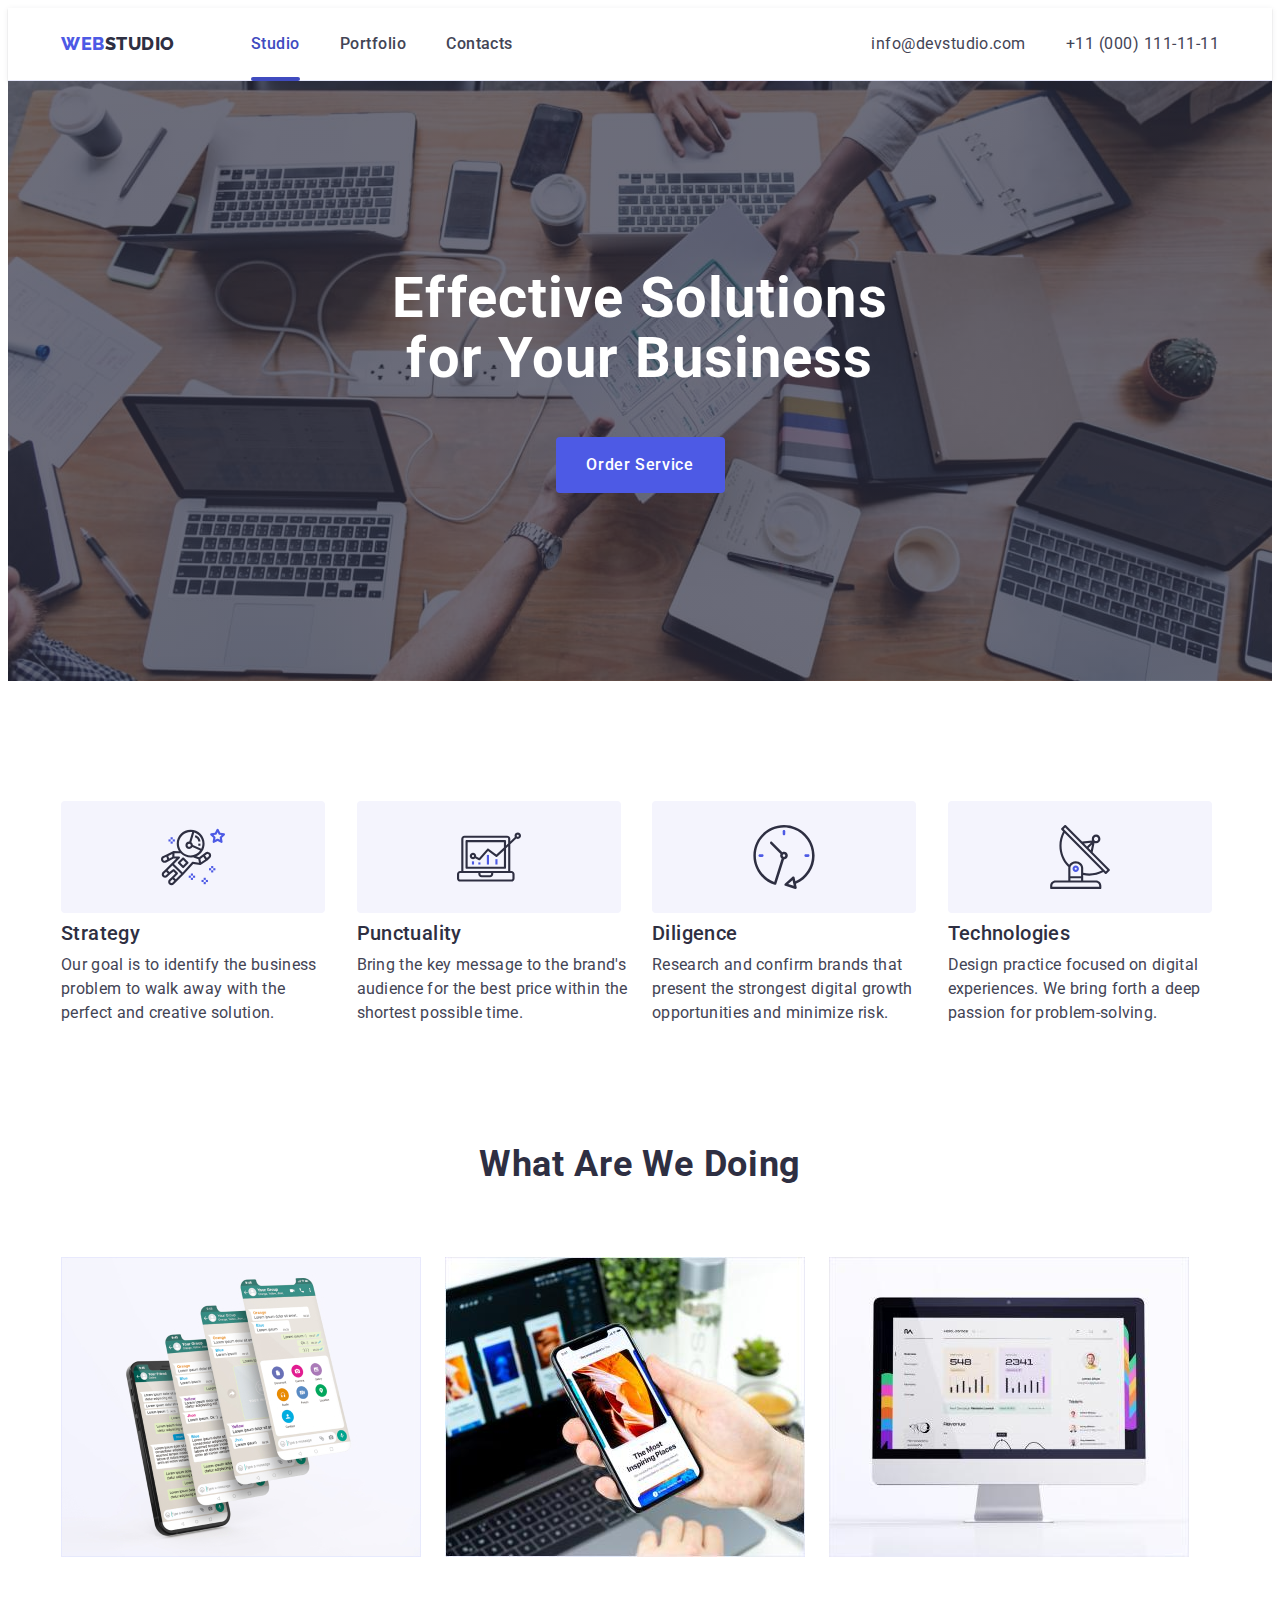
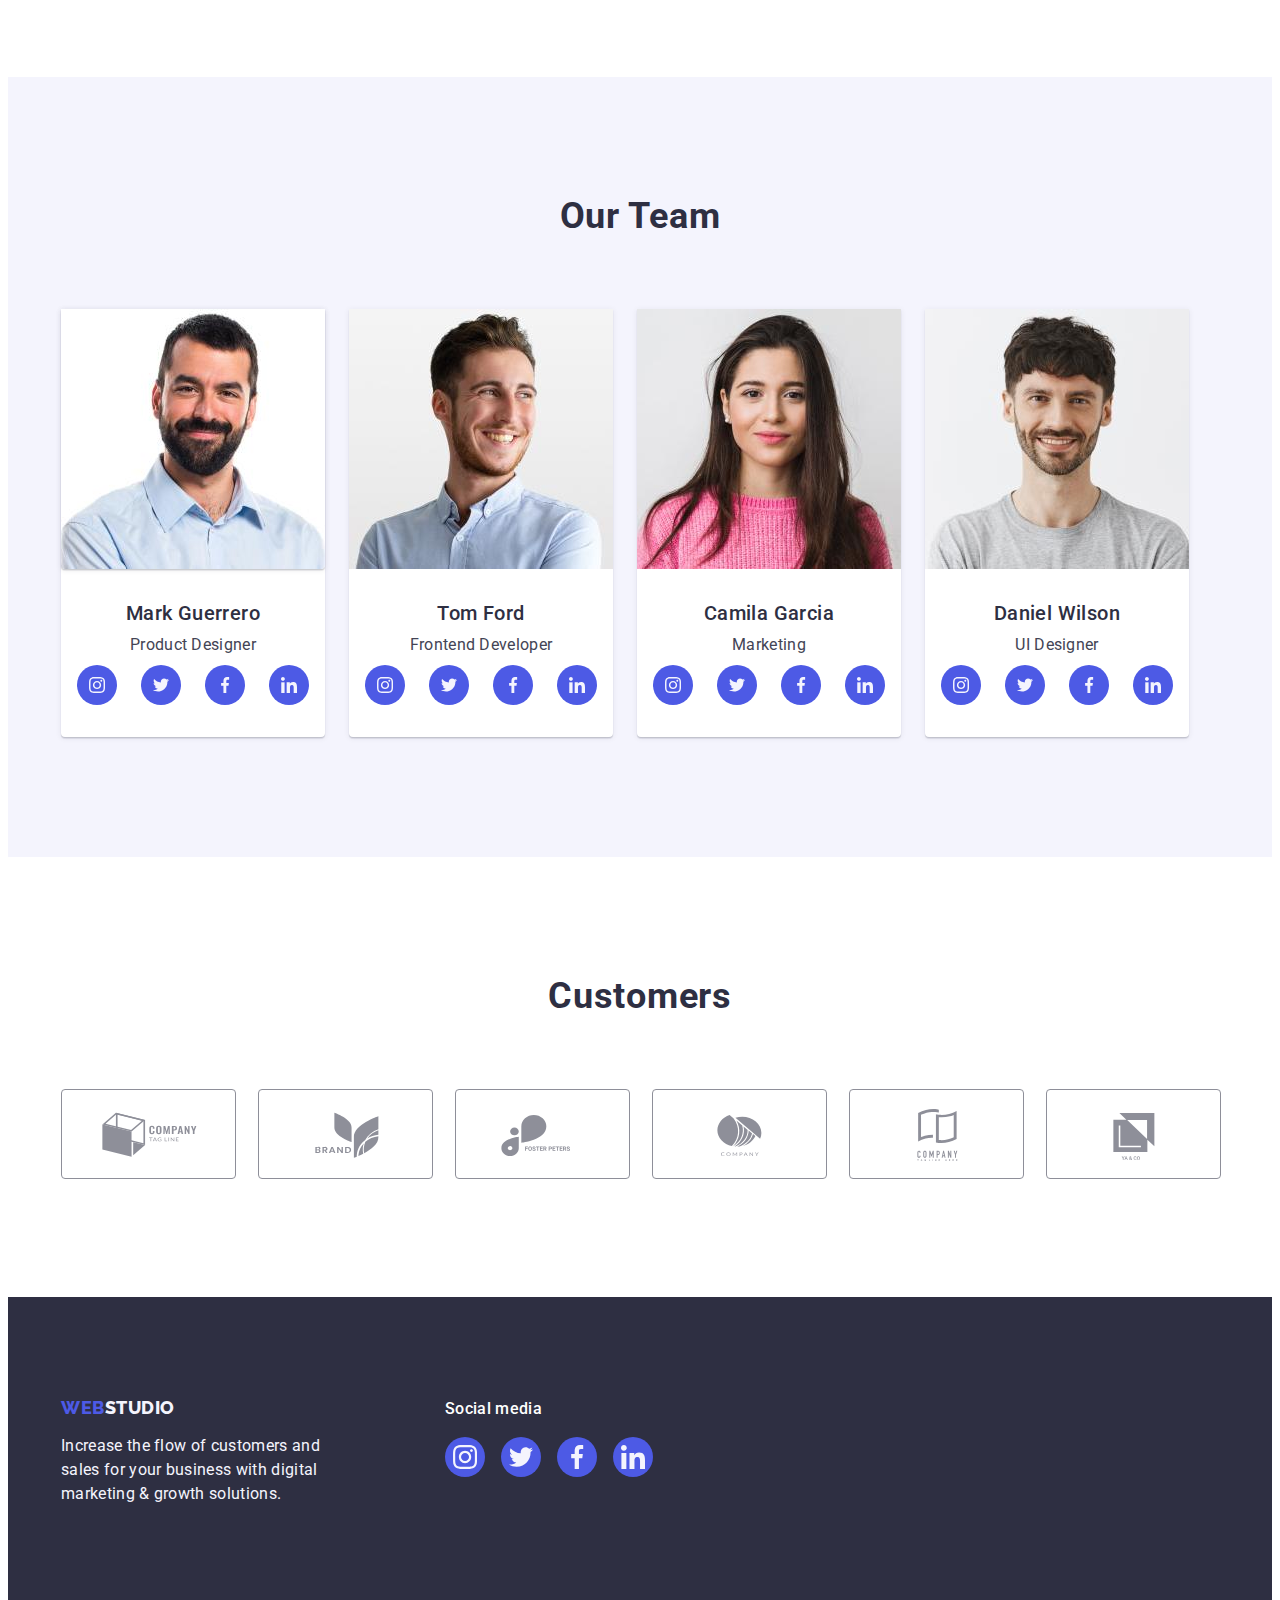
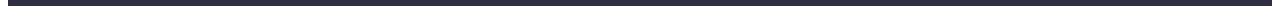
<file: index.html>
<!DOCTYPE html>
<html lang="en">
  <head>
    <meta charset="UTF-8" />
    <meta name="viewport" content="width=device-width, initial-scale=1.0" />
    <link rel="preconnect" href="https://fonts.googleapis.com" />
    <link rel="preconnect" href="https://fonts.gstatic.com" crossorigin />
    <link
      href="https://fonts.googleapis.com/css2?family=Raleway:wght@800&family=Roboto:wght@400;500;700&display=swap"
      rel="stylesheet"
    />
    <link
      rel="stylesheet"
      href="https://cdnjs.cloudflare.com/ajax/libs/modern-normalize/2.0.0/modern-normalize.min.css"
      integrity="sha512-4xo8blKMVCiXpTaLzQSLSw3KFOVPWhm/TRtuPVc4WG6kUgjH6J03IBuG7JZPkcWMxJ5huwaBpOpnwYElP/m6wg=="
      crossorigin="anonymous"
      referrerpolicy="no-referrer"
    />
    <link rel="stylesheet" href="./css/style.css" />
    <title>Web-Studio</title>
  </head>
  <body>
    <header class="header">
      <div class="container header-container">
        <nav class="list header-navigation">
          <a class="logo link" href="./index.html"
            >Web<span class="studio">Studio</span></a
          >
          <ul class="list list-header">
            <li class="list-header-item">
              <a class="header-link active-studio link" href="./index.html"
                >Studio</a
              >
            </li>
            <li class="list-header-item">
              <a class="header-link link" href="./portfolio.html">Portfolio</a>
            </li>
            <li class="list-header-item">
              <a class="header-link link" href="">Contacts</a>
            </li>
          </ul>
        </nav>

        <address>
          <ul class="list header-contacts-list">
            <li class="header-contacts-item">
              <a class="header-contacts link" href="mailto:info@devstudio.com"
                >info@devstudio.com</a
              >
            </li>
            <li class="header-contacts-item">
              <a class="header-contacts link" href="tel:+110001111111"
                >+11 (000) 111-11-11</a
              >
            </li>
          </ul>
        </address>
      </div>
    </header>

    <main>
      <section class="hero">
        <div class="container">
          <h1 class="hero-title">Effective Solutions for Your Business</h1>

          <button class="hero-btn" type="button" data-modal-open>
            Order Service
          </button>
        </div>
      </section>

      <section class="studio">
        <div class="container">
          <h2 class="visually-hidden" id="Studio">Studio</h2>
          <ul class="list container-studio">
            <li class="studio-menu-item">
              <div class="icon-sudio">
                <svg class="icon-svg" width="64" height="64">
                  <use href="./images/icons.svg#icon-astronaut"></use>
                </svg>
              </div>
              <h3 class="studio-subtitle">Strategy</h3>
              <p class="studio-text">
                Our goal is to identify the business problem to walk away with
                the perfect and creative solution.
              </p>
            </li>
            <li class="studio-menu-item">
              <div class="icon-sudio">
                <svg class="icon-svg" width="64" height="64">
                  <use href="./images/icons.svg#icon-diagram"></use>
                </svg>
              </div>
              <h3 class="studio-subtitle">Punctuality</h3>
              <p class="studio-text">
                Bring the key message to the brand's audience for the best price
                within the shortest possible time.
              </p>
            </li>
            <li class="studio-menu-item">
              <div class="icon-sudio">
                <svg class="icon-svg" width="64" height="64">
                  <use href="./images/icons.svg#icon-clock"></use>
                </svg>
              </div>
              <h3 class="studio-subtitle">Diligence</h3>
              <p class="studio-text">
                Research and confirm brands that present the strongest digital
                growth opportunities and minimize risk.
              </p>
            </li>
            <li class="studio-menu-item">
              <div class="icon-sudio">
                <svg class="icon-svg" width="64" height="64">
                  <use href="./images/icons.svg#icon-antenna"></use>
                </svg>
              </div>
              <h3 class="studio-subtitle">Technologies</h3>
              <p class="studio-text">
                Design practice focused on digital experiences. We bring forth a
                deep passion for problem-solving.
              </p>
            </li>
          </ul>
        </div>
      </section>

      <section class="whatdoes">
        <div class="container">
          <h2 class="whatdoes-title">What are we doing</h2>
          <ul class="list container-whatdoes">
            <li class="whatdoes-menu-item">
              <img
                src="./images/Rectangle1.jpg"
                alt="Drawing Portfolio 1"
                width="360"
                height="300"
              />
            </li>
            <li class="whatdoes-menu-item">
              <img
                src="./images/Rectangle2.jpg"
                alt="Drawing Portfolio 2"
                width="360"
                height="300"
              />
            </li>
            <li class="whatdoes-menu-item">
              <img
                src="./images/Rectangle3.jpg"
                alt="Drawing Portfolio 3"
                width="360"
                height="300"
              />
            </li>
          </ul>
        </div>
      </section>

      <section class="ourteam">
        <div class="container">
          <h2 class="ourteam-title">Our Team</h2>
          <ul class="list container-ourteam">
            <li class="ourteam-meny-item">
              <img
                src="./images/Mark.jpg"
                alt="foto Mark"
                width="264"
                class="ourteam-meny-item"
                height="260"
              />
              <div class="ourteam-position">
                <h3 class="ourteam-subtitle">Mark Guerrero</h3>
                <p class="ourteam-text">Product Designer</p>
                <ul class="list soc-link-list">
                  <li class="soc-link-item">
                    <a href="" class="link soc-link">
                      <svg class="icon-svg" width="16" height="16">
                        <use href="./images/icons.svg#icon-instagram"></use>
                      </svg>
                    </a>
                  </li>
                  <li class="soc-link-item">
                    <a href="" class="link soc-link">
                      <svg class="icon-svg" width="16" height="16">
                        <use href="./images/icons.svg#icon-twitter"></use>
                      </svg>
                    </a>
                  </li>
                  <li class="soc-link-item">
                    <a href="" class="link soc-link">
                      <svg class="icon-svg" width="16" height="16">
                        <use href="./images/icons.svg#icon-facebook"></use>
                      </svg>
                    </a>
                  </li>
                  <li class="soc-link-item">
                    <a href="" class="link soc-link">
                      <svg class="icon-svg" width="16" height="16">
                        <use href="./images/icons.svg#icon-linkedin"></use>
                      </svg>
                    </a>
                  </li>
                </ul>
              </div>
            </li>
            <li class="ourteam-meny-item">
              <img
                src="./images/Tom.jpg"
                alt="foto Tom"
                width="264"
                height="260"
              />
              <div class="ourteam-position">
                <h3 class="ourteam-subtitle">Tom Ford</h3>
                <p class="ourteam-text">Frontend Developer</p>
                <ul class="list soc-link-list">
                  <li class="soc-link-item">
                    <a href="" class="link soc-link">
                      <svg class="icon-svg" width="16" height="16">
                        <use href="./images/icons.svg#icon-instagram"></use>
                      </svg>
                    </a>
                  </li>
                  <li class="soc-link-item">
                    <a href="" class="link soc-link">
                      <svg class="icon-svg" width="16" height="16">
                        <use href="./images/icons.svg#icon-twitter"></use>
                      </svg>
                    </a>
                  </li>
                  <li class="soc-link-item">
                    <a href="" class="link soc-link">
                      <svg class="icon-svg" width="16" height="16">
                        <use href="./images/icons.svg#icon-facebook"></use>
                      </svg>
                    </a>
                  </li>
                  <li class="soc-link-item">
                    <a href="" class="link soc-link">
                      <svg class="icon-svg" width="16" height="16">
                        <use href="./images/icons.svg#icon-linkedin"></use>
                      </svg>
                    </a>
                  </li>
                </ul>
              </div>
            </li>
            <li class="ourteam-meny-item">
              <img
                src="./images/Camila.jpg"
                alt="foto Camila"
                width="264"
                height="260"
              />
              <div class="ourteam-position">
                <h3 class="ourteam-subtitle">Camila Garcia</h3>
                <p class="ourteam-text">Marketing</p>
                <ul class="list soc-link-list">
                  <li class="soc-link-item">
                    <a href="" class="link soc-link">
                      <svg class="icon-svg" width="16" height="16">
                        <use href="./images/icons.svg#icon-instagram"></use>
                      </svg>
                    </a>
                  </li>
                  <li class="soc-link-item">
                    <a href="" class="link soc-link">
                      <svg class="icon-svg" width="16" height="16">
                        <use href="./images/icons.svg#icon-twitter"></use>
                      </svg>
                    </a>
                  </li>
                  <li class="soc-link-item">
                    <a href="" class="link soc-link">
                      <svg class="icon-svg" width="16" height="16">
                        <use href="./images/icons.svg#icon-facebook"></use>
                      </svg>
                    </a>
                  </li>
                  <li class="soc-link-item">
                    <a href="" class="link soc-link">
                      <svg class="icon-svg" width="16" height="16">
                        <use href="./images/icons.svg#icon-linkedin"></use>
                      </svg>
                    </a>
                  </li>
                </ul>
              </div>
            </li>
            <li class="ourteam-meny-item">
              <img
                src="./images/Daniel.jpg"
                alt="foto Daniel"
                width="264"
                height="260"
              />
              <div class="ourteam-position">
                <h3 class="ourteam-subtitle">Daniel Wilson</h3>
                <p class="ourteam-text">UI Designer</p>
                <ul class="list soc-link-list">
                  <li class="soc-link-item">
                    <a href="" class="link soc-link">
                      <svg class="icon-svg" width="16" height="16">
                        <use href="./images/icons.svg#icon-instagram"></use>
                      </svg>
                    </a>
                  </li>
                  <li class="soc-link-item">
                    <a href="" class="link soc-link">
                      <svg class="icon-svg" width="16" height="16">
                        <use href="./images/icons.svg#icon-twitter"></use>
                      </svg>
                    </a>
                  </li>
                  <li class="soc-link-item">
                    <a href="" class="link soc-link">
                      <svg class="icon-svg" width="16" height="16">
                        <use href="./images/icons.svg#icon-facebook"></use>
                      </svg>
                    </a>
                  </li>
                  <li class="soc-link-item">
                    <a href="" class="link soc-link">
                      <svg class="icon-svg" width="16" height="16">
                        <use href="./images/icons.svg#icon-linkedin"></use>
                      </svg>
                    </a>
                  </li>
                </ul>
              </div>
            </li>
          </ul>
        </div>
      </section>
      <section class="customers">
        <div class="container">
          <h2 class="customers-title">Customers</h2>
          <ul class="list customers-list">
            <li class="customers-item">
              <a href="" class="link customers-link">
                <svg class="svg-customers" width="104" height="56">
                  <use href="./images/icons.svg#icon-Logo-6"></use>
                </svg>
              </a>
            </li>
            <li class="customers-item">
              <a href="" class="link customers-link">
                <svg class="svg-customers" width="104" height="56">
                  <use href="./images/icons.svg#icon-Logo-5"></use>
                </svg>
              </a>
            </li>
            <li class="customers-item">
              <a href="" class="link customers-link">
                <svg class="svg-customers" width="104" height="56">
                  <use href="./images/icons.svg#icon-Logo-4"></use>
                </svg>
              </a>
            </li>
            <li class="customers-item">
              <a href="" class="link customers-link">
                <svg class="svg-customers" width="104" height="56">
                  <use href="./images/icons.svg#icon-Logo-3"></use>
                </svg>
              </a>
            </li>
            <li class="customers-item">
              <a href="" class="link customers-link">
                <svg class="svg-customers" width="104" height="56">
                  <use href="./images/icons.svg#icon-Logo-2"></use>
                </svg>
              </a>
            </li>
            <li class="customers-item">
              <a href="" class="link customers-link">
                <svg class="svg-customers" width="104" height="56">
                  <use href="./images/icons.svg#icon-Logo-1"></use>
                </svg>
              </a>
            </li>
          </ul>
        </div>
      </section>
    </main>
    <footer class="footer">
      <div class="container footer-con">
        <div class="f-logo-p">
          <a class="footer-logo link" href="./index.html">
            Web<span class="footer-span">Studio</span></a
          >

          <p class="footer-text">
            Increase the flow of customers and sales for your business with
            digital marketing & growth solutions.
          </p>
        </div>
        <div class="footer-list-link">
          <p class="footer-text-soc">Social media</p>
          <ul class="list footer-list">
            <li class="footer-item">
              <a href="" class="link footer-soc-link">
                <svg class="icon-svg" width="24" height="24">
                  <use href="./images/icons.svg#icon-instagram"></use>
                </svg>
              </a>
            </li>
            <li class="footer-item">
              <a href="" class="link footer-soc-link">
                <svg class="icon-svg" width="24" height="24">
                  <use href="./images/icons.svg#icon-twitter"></use>
                </svg>
              </a>
            </li>
            <li class="footer-item">
              <a href="" class="link footer-soc-link">
                <svg class="icon-svg" width="24" height="24">
                  <use href="./images/icons.svg#icon-facebook"></use>
                </svg>
              </a>
            </li>
            <li class="footer-item">
              <a href="" class="link footer-soc-link">
                <svg class="icon-svg" width="24" height="24">
                  <use href="./images/icons.svg#icon-linkedin"></use>
                </svg>
              </a>
            </li>
          </ul>
        </div>
      </div>
    </footer>
    <div class="backdrop is-hidden" data-modal>
      <div class="modal">
        <button type="button" class="modal-btn" data-modal-close>
          <svg class="svg-btn-close" width="8" height="8">
            <use href="./images/icons.svg#icon-close-black"></use>
          </svg>
        </button>
      </div>
    </div>
    <script src="./js/modal.js"></script>
  </body>
</html>
</file>
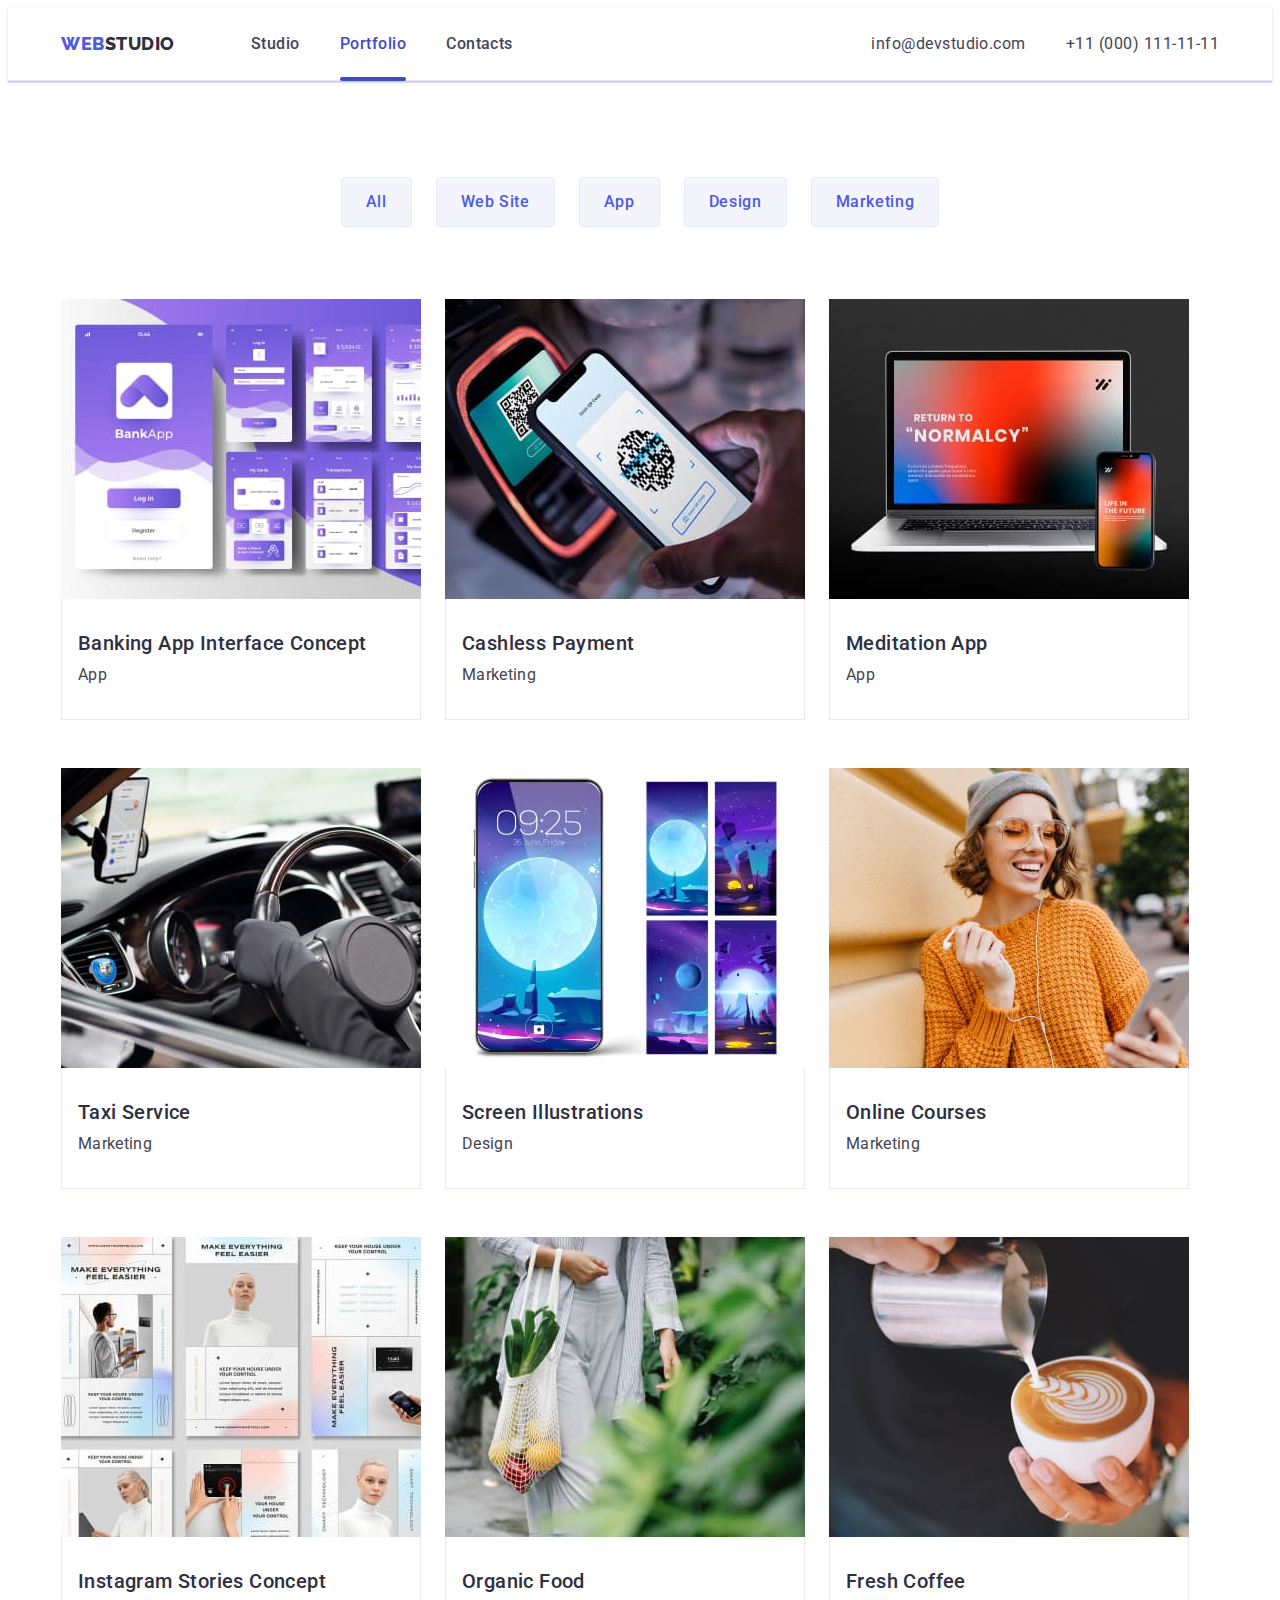
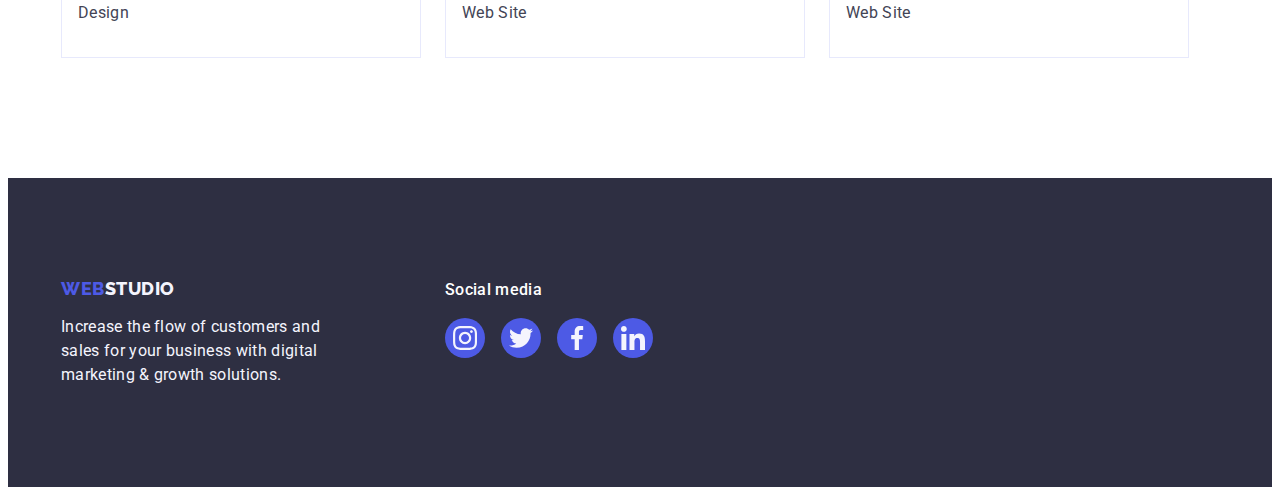
<file: portfolio.html>
<!DOCTYPE html>
<html lang="en">
  <head>
    <meta charset="UTF-8" />
    <meta name="viewport" content="width=device-width, initial-scale=1.0" />
    <link rel="preconnect" href="https://fonts.googleapis.com" />
    <link rel="preconnect" href="https://fonts.gstatic.com" crossorigin />
    <link
      href="https://fonts.googleapis.com/css2?family=Raleway:wght@800&family=Roboto:wght@400;500;700&display=swap"
      rel="stylesheet"
    />
    <link
      rel="stylesheet"
      href="https://cdnjs.cloudflare.com/ajax/libs/modern-normalize/2.0.0/modern-normalize.min.css"
      integrity="sha512-4xo8blKMVCiXpTaLzQSLSw3KFOVPWhm/TRtuPVc4WG6kUgjH6J03IBuG7JZPkcWMxJ5huwaBpOpnwYElP/m6wg=="
      crossorigin="anonymous"
      referrerpolicy="no-referrer"
    />
    <link rel="stylesheet" href="./css/style.css" />
    <title>Portfolio</title>
  </head>
  <body>
    <header class="header">
      <div class="container header-container">
        <nav class="list header-navigation">
          <a class="logo link" href="./index.html"
            >Web<span class="studio">Studio</span></a
          >
          <ul class="list list-header">
            <li>
              <a class="header-link link" href="./index.html">Studio</a>
            </li>
            <li>
              <a
                class="header-link active-portfolio link"
                href="./portfolio.html"
                >Portfolio</a
              >
            </li>
            <li>
              <a class="header-link link" href="">Contacts</a>
            </li>
          </ul>
        </nav>

        <address>
          <ul class="list header-contacts-list">
            <li class="header-contacts-item">
              <a class="header-contacts link" href="mailto:info@devstudio.com"
                >info@devstudio.com</a
              >
            </li>
            <li class="header-contacts-item">
              <a class="header-contacts link" href="tel:+110001111111"
                >+11 (000) 111-11-11</a
              >
            </li>
          </ul>
        </address>
      </div>
    </header>

    <main>
      <section class="portfolio">
        <div class="container">
          <h1 class="visually-hidden">Portfolio</h1>
          <ul class="list portfolio-listbtn">
            <li class="portfolio-listbtn-item">
              <button class="listbtn actv" type="button">All</button>
            </li>
            <li class="portfolio-listbtn-item">
              <button class="listbtn actv" type="button">Web Site</button>
            </li>
            <li class="portfolio-listbtn-item">
              <button class="listbtn actv" type="button">App</button>
            </li>
            <li class="portfolio-listbtn-item">
              <button class="listbtn actv" type="button">Design</button>
            </li>
            <li class="portfolio-listbtn-item">
              <button class="listbtn actv" type="button">Marketing</button>
            </li>
          </ul>
          <ul class="list portfolio-list-rowpictures">
            <li class="rowpictures-item">
              <a class="portfolio-link link" href=""
                ><div class="portfolio-img">
                  <img
                    src="./images/mi1.jpg"
                    alt="foto mi1"
                    width="360"
                    height="300"
                  />
                  <p class="portfolio-text">
                    14 Stylish and User-Friendly App Design Concepts · Task
                    Manager App · Calorie Tracker App · Exotic Fruit Ecommerce
                    App · Cloud Storage App
                  </p>
                </div>
                <div class="portfolio-name">
                  <h2 class="rowpictures-title">
                    Banking App Interface Concept
                  </h2>
                  <p class="rowpictures-text">App</p>
                </div>
              </a>
            </li>

            <li class="rowpictures-item">
              <a class="portfolio-link link" href=""
                ><div class="portfolio-img">
                  <img
                    src="./images/mi2.jpg"
                    alt="foto mi2"
                    width="360"
                    height="300"
                  />
                  <p class="portfolio-text">
                    14 Stylish and User-Friendly App Design Concepts · Task
                    Manager App · Calorie Tracker App · Exotic Fruit Ecommerce
                    App · Cloud Storage App
                  </p>
                </div>
                <div class="portfolio-name">
                  <h2 class="rowpictures-title">Cashless Payment</h2>
                  <p class="rowpictures-text">Marketing</p>
                </div>
              </a>
            </li>

            <li class="rowpictures-item">
              <a class="portfolio-link link" href=""
                ><div class="portfolio-img">
                  <img
                    src="./images/mi3.jpg"
                    alt="foto mi3"
                    width="360"
                    height="300"
                  />
                  <p class="portfolio-text">
                    14 Stylish and User-Friendly App Design Concepts · Task
                    Manager App · Calorie Tracker App · Exotic Fruit Ecommerce
                    App · Cloud Storage App
                  </p>
                </div>
                <div class="portfolio-name">
                  <h2 class="rowpictures-title">Meditation App</h2>
                  <p class="rowpictures-text">App</p>
                </div>
              </a>
            </li>

            <li class="rowpictures-item">
              <a class="portfolio-link link" href=""
                ><div class="portfolio-img">
                  <img
                    src="./images/mi4.jpg"
                    alt="foto mi4"
                    width="360"
                    height="300"
                  />
                  <p class="portfolio-text">
                    14 Stylish and User-Friendly App Design Concepts · Task
                    Manager App · Calorie Tracker App · Exotic Fruit Ecommerce
                    App · Cloud Storage App
                  </p>
                </div>
                <div class="portfolio-name">
                  <h2 class="rowpictures-title">Taxi Service</h2>
                  <p class="rowpictures-text">Marketing</p>
                </div>
              </a>
            </li>

            <li class="rowpictures-item">
              <a class="portfolio-link link" href=""
                ><div class="portfolio-img">
                  <img
                    src="./images/mi5.jpg"
                    alt="foto mi5"
                    width="360"
                    height="300"
                  />
                  <p class="portfolio-text">
                    14 Stylish and User-Friendly App Design Concepts · Task
                    Manager App · Calorie Tracker App · Exotic Fruit Ecommerce
                    App · Cloud Storage App
                  </p>
                </div>
                <div class="portfolio-name">
                  <h2 class="rowpictures-title">Screen Illustrations</h2>
                  <p class="rowpictures-text">Design</p>
                </div>
              </a>
            </li>

            <li class="rowpictures-item">
              <a class="portfolio-link link" href=""
                ><div class="portfolio-img">
                  <img
                    src="./images/mi6.jpg"
                    alt="foto mi6"
                    width="360"
                    height="300"
                  />
                  <p class="portfolio-text">
                    14 Stylish and User-Friendly App Design Concepts · Task
                    Manager App · Calorie Tracker App · Exotic Fruit Ecommerce
                    App · Cloud Storage App
                  </p>
                </div>
                <div class="portfolio-name">
                  <h2 class="rowpictures-title">Online Courses</h2>
                  <p class="rowpictures-text">Marketing</p>
                </div>
              </a>
            </li>

            <li class="rowpictures-item">
              <a class="portfolio-link link" href=""
                ><div class="portfolio-img">
                  <img
                    src="./images/mi7.jpg"
                    alt="foto mi7"
                    width="360"
                    height="300"
                  />
                  <p class="portfolio-text">
                    14 Stylish and User-Friendly App Design Concepts · Task
                    Manager App · Calorie Tracker App · Exotic Fruit Ecommerce
                    App · Cloud Storage App
                  </p>
                </div>
                <div class="portfolio-name">
                  <h2 class="rowpictures-title">Instagram Stories Concept</h2>
                  <p class="rowpictures-text">Design</p>
                </div>
              </a>
            </li>

            <li class="rowpictures-item">
              <a class="portfolio-link link" href=""
                ><div class="portfolio-img">
                  <img
                    src="./images/mi8.jpg"
                    alt="foto mi8"
                    width="360"
                    height="300"
                  />
                  <p class="portfolio-text">
                    14 Stylish and User-Friendly App Design Concepts · Task
                    Manager App · Calorie Tracker App · Exotic Fruit Ecommerce
                    App · Cloud Storage App
                  </p>
                </div>
                <div class="portfolio-name">
                  <h2 class="rowpictures-title">Organic Food</h2>
                  <p class="rowpictures-text">Web Site</p>
                </div>
              </a>
            </li>

            <li class="rowpictures-item">
              <a class="portfolio-link link" href=""
                ><div class="portfolio-img">
                  <img
                    src="./images/mi9.jpg"
                    alt="foto mi9"
                    width="360"
                    height="300"
                  />
                  <p class="portfolio-text">
                    14 Stylish and User-Friendly App Design Concepts · Task
                    Manager App · Calorie Tracker App · Exotic Fruit Ecommerce
                    App · Cloud Storage App
                  </p>
                </div>
                <div class="portfolio-name">
                  <h2 class="rowpictures-title">Fresh Coffee</h2>
                  <p class="rowpictures-text">Web Site</p>
                </div>
              </a>
            </li>
          </ul>
        </div>
      </section>
    </main>
    <footer class="footer">
      <div class="container footer-con">
        <div class="f-logo-p">
          <a class="footer-logo link" href="./index.html">
            Web<span class="footer-span">Studio</span></a
          >

          <p class="footer-text">
            Increase the flow of customers and sales for your business with
            digital marketing & growth solutions.
          </p>
        </div>
        <div class="footer-list-link">
          <p class="footer-text-soc">Social media</p>
          <ul class="list footer-list">
            <li class="footer-item">
              <a href="" class="link footer-soc-link">
                <svg class="icon-svg" width="24" height="24">
                  <use href="./images/icons.svg#icon-instagram"></use>
                </svg>
              </a>
            </li>
            <li class="footer-item">
              <a href="" class="link footer-soc-link">
                <svg class="icon-svg" width="24" height="24">
                  <use href="./images/icons.svg#icon-twitter"></use>
                </svg>
              </a>
            </li>
            <li class="footer-item">
              <a href="" class="link footer-soc-link">
                <svg class="icon-svg" width="24" height="24">
                  <use href="./images/icons.svg#icon-facebook"></use>
                </svg>
              </a>
            </li>
            <li class="footer-item">
              <a href="" class="link footer-soc-link">
                <svg class="icon-svg" width="24" height="24">
                  <use href="./images/icons.svg#icon-linkedin"></use>
                </svg>
              </a>
            </li>
          </ul>
        </div>
      </div>
    </footer>
    <script src="./js/modal.js"></script>
  </body>
</html>
</file>
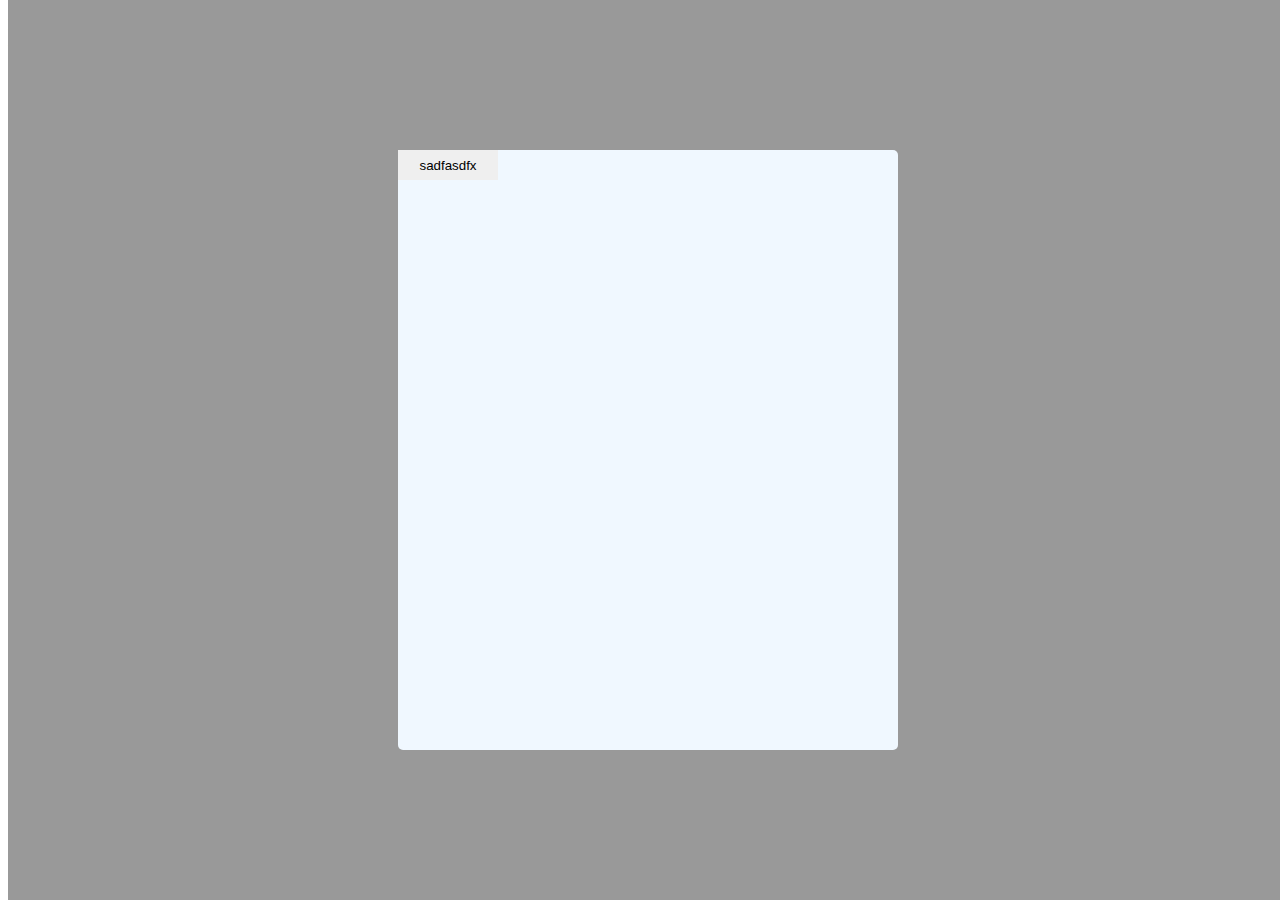
<file: test.html>
<!DOCTYPE html>
<html lang="en">
  <head>
    <meta charset="UTF-8" />
    <meta name="viewport" content="width=device-width, initial-scale=1.0" />
    <link rel="stylesheet" href="./test.css" />
    <title>Document</title>
  </head>
  <body>
    <p>
      Lorem ipsum dolor sit amet consectetur adipisicing elit. Doloribus, hic!
      Numquam placeat nemo aliquid illum officia amet impedit dolorum soluta,
      ducimus ipsum, quis reiciendis officiis architecto, perferendis tenetur
      labore eius.
    </p>
    <div class="trans">
      <div class="modal">
        <button type="button" class="btn">sadfasdfx</button>
      </div>
    </div>
  </body>
</html>
</file>
<file: css/style.css>
:root {
  --primari-color: #2e2f42;
  --second-color: #ffffff;
  --another-color: #4d5ae5;
  --text-color: #434455;
  --text-color-f: #f4f4fd;
  --color-border-btn: 1px solid #e7e9fc;
  /* --transition:  */
}
body {
  font-family: 'Roboto', sans-serif;
  color: #434455;
  background-color: var(--second-color);
}

p,
h1,
h2,
h3,
h4,
h5,
h6 {
  margin-top: 0;
  margin-bottom: 0;
}
a {
  text-decoration: none;
}
img {
  display: block;
}

.logo {
  font-family: 'Raleway', sans-serif;
  font-weight: 800;
  font-size: 18px;
  line-height: 1.17;
  text-transform: uppercase;
  letter-spacing: 0.03em;
  color: var(--another-color);
  margin-right: 76px;
}
.list {
  list-style-type: none;
  padding-left: 0;
  margin: 0;
}
.link {
  text-decoration: none;
}

.container {
  width: 100%;
  max-width: 1158px;
  padding-left: 15px;
  padding-right: 15px;
  margin: 0 auto;
  /* outline: 2px solid red; */
}
.header {
  box-shadow: 0px 2px 1px rgba(46, 47, 66, 0.08),
    0px 1px 1px rgba(46, 47, 66, 0.16), 0px 1px 6px rgba(46, 47, 66, 0.08);
}
.header-container {
  display: flex;
  align-items: center;
}

.header-navigation {
  display: flex;
  align-items: center;
}

.header-link {
  padding: 24px 0;
  color: #434455;
  font-weight: 500;
  font-size: 16px;
  line-height: 1.5;
  letter-spacing: 0.02em;

  /* NEW */
  display: block;
  width: 100%;
  position: relative;
  transition-property: color;
  transition-duration: 250ms;
  transition-timing-function: cubic-bezier(0.4, 0, 0.2, 1);
}
.active-studio {
  color: #404bbf;
}
.active-portfolio {
  color: #404bbf;
}

.header-link:is(:hover, :focus) {
  color: #404bbf;
}

span {
  color: var(--primari-color);
}

.header {
  border-bottom: 1px solid #e7e9fc;
}

.list-header {
  display: flex;
  align-items: center;
  gap: 40px;
  /* padding: 24px 0; */
  margin: 0;
}
.active-studio::after {
  content: '';
  position: absolute;
  background-color: #404bbf;
  border-radius: 2px;
  height: 4px;
  width: 100%;
  bottom: -1px;
  right: 0;
}
.active-portfolio::after {
  content: '';
  position: absolute;
  background-color: #404bbf;
  border-radius: 2px;
  height: 4px;
  width: 100%;
  bottom: -1px;
  right: 0;
}

.header-contacts {
  font-weight: 400;
  font-size: 16px;
  line-height: 1.5;
  letter-spacing: 0.02em;
  color: #434455;
  /* NEW */
  transition-property: color;
  transition-duration: 250ms;
  transition-timing-function: cubic-bezier(0.4, 0, 0.2, 1);
}
.header-contacts-list {
  display: flex;
  align-items: center;
  gap: 40px;
  margin: 0;
  padding: 0;
}

address {
  font-style: normal;
  margin-left: auto;
}
.header-contacts.link:is(:hover, :focus) {
  color: #404bbf;
}

.hero {
  /* background-color: var(--primari-color); */
  background-image: linear-gradient(
      rgba(46, 47, 66, 0.7),
      rgba(46, 47, 66, 0.7)
    ),
    url(../images/people-office.jpg);
  background-repeat: no-repeat;
  background-position: center;
  background-size: cover;
  max-width: 1440px;
  padding: 188px 0;
  margin: auto;
}

.hero-title {
  font-weight: 700;
  font-size: 56px;
  line-height: 1.07;
  letter-spacing: 0.02em;
  text-align: center;
  color: var(--second-color);
  max-width: 496px;
  margin: 0 auto;
  margin-bottom: 48px;
}

.hero-btn {
  font-family: 'Roboto', sans-serif;
  font-weight: 500;
  font-size: 16px;
  line-height: 1.5;
  letter-spacing: 0.04em;
  cursor: pointer;
  color: var(--second-color);
  background-color: #4d5ae5;
  display: block;
  margin: 0 auto;
  min-width: 169px;
  height: 56px;
  border: none;
  border-radius: 4px;
  transition-property: background-color;
  transition-duration: 250ms;
  transition-timing-function: cubic-bezier(0.4, 0, 0.2, 1);
  /* box-shadow: 0px 4px 4px rgba(0, 0, 0, 0.15); */
}
.hero-btn:is(:hover, :focus) {
  background-color: #404bbf;
}

.backdrop {
  position: fixed;
  top: 0;
  left: 0;
  width: 100%;
  height: 100%;
  background-color: rgba(46, 47, 66, 0.4);
  transition: opacity 250ms cubic-bezier(0.4, 0, 0.2, 1),
    visibility 250ms cubic-bezier(0.4, 0, 0.2, 1);
}
.modal {
  position: absolute;
  top: 50%;
  left: 50%;
  transform: translate(-50%, -50%) scale(1);
  width: 408px;
  min-height: 584px;
  background: #fcfcfc;
  box-shadow: 0px 1px 1px rgba(0, 0, 0, 0.14), 0px 1px 3px rgba(0, 0, 0, 0.12),
    0px 2px 1px rgba(0, 0, 0, 0.2);
  border-radius: 4px;
  transition: transform 250ms cubic-bezier(0.4, 0, 0.2, 1);
}
.is-hidden {
  opacity: 0;
  visibility: hidden;
  pointer-events: none;
}

.modal-btn {
  display: flex;
  position: absolute;
  right: 24px;
  top: 24px;
  width: 24px;
  height: 24px;
  border-radius: 50%;
  align-items: center;
  justify-content: center;
  background-color: #e7e9fc;
  border: 1px solid rgba(0, 0, 0, 0.1);
  padding: 0;
  cursor: pointer;
  transition: background-color 250ms cubic-bezier(0.4, 0, 0.2, 1),
    border 250ms cubic-bezier(0.4, 0, 0.2, 1);
}

.modal-btn:is(:hover, :focus) {
  background-color: #404bbf;
  border: none;
}
.svg-btn-close {
  transition: fill 250ms cubic-bezier(0.4, 0, 0.2, 1);
}
.modal-btn:is(:hover, :focus) .svg-btn-close {
  fill: #ffffff;
}

.studio {
  padding: 120px 0;
}

.visually-hidden {
  position: absolute;
  width: 1px;
  height: 1px;
  margin: -1px;
  border: 0;
  padding: 0;

  white-space: nowrap;
  clip-path: inset(100%);
  clip: rect(0 0 0 0);
  overflow: hidden;
}

.container-studio {
  display: flex;
  gap: 24px;
}
.studio-menu-item {
  width: calc((100% - 72px) / 4);
}
.icon-sudio {
  display: flex;
  width: 264px;
  height: 112px;
  padding-top: 0;
  justify-content: center;
  align-items: center;
  background: #f4f4fd;
  border-radius: 4px;
  margin-bottom: 8px;
}
.studio-subtitle {
  font-weight: 500;
  font-size: 20px;
  line-height: 1.2;
  letter-spacing: 0.02em;
  color: var(--primari-color);
  margin-bottom: 8px;
}
.studio-text {
  display: flex;
  font-weight: 400;
  font-size: 16px;
  line-height: 1.5;
  letter-spacing: 0.02em;
  color: var(--text-color);
}
.whatdoes {
  padding-bottom: 120px;
}
.container-whatdoes {
  display: flex;
  gap: 24px;
  margin-right: 0;
  padding: 0;
  margin: 0;
}

.whatdoes-title {
  font-weight: 700;
  font-size: 36px;
  line-height: 1.11;
  letter-spacing: 0.02em;
  text-transform: capitalize;
  text-align: center;
  color: var(--primari-color);
  margin-bottom: 72px;
}

.ourteam {
  background-color: var(--text-color-f);
  padding: 120px 0;
}
.container-ourteam {
  display: flex;
  gap: 24px;
  margin: 0;
  padding-left: 0;
}
.ourteam-title {
  font-weight: 700;
  font-size: 36px;
  line-height: 1.11;
  letter-spacing: 0.02em;
  text-transform: capitalize;
  text-align: center;
  color: var(--primari-color);
  margin-bottom: 72px;
}
.ourteam-meny-item {
  background-color: #ffffff;
  border-radius: 0px 0px 4px 4px;
  box-shadow: 0px 1px 6px rgba(46, 47, 66, 0.08),
    0px 1px 1px rgba(46, 47, 66, 0.16), 0px 2px 1px rgba(46, 47, 66, 0.08);
}

.ourteam-subtitle {
  font-weight: 500;
  font-size: 20px;
  line-height: 1.2;
  letter-spacing: 0.02em;
  color: var(--primari-color);
  text-align: center;
  margin-bottom: 8px;
}
.ourteam-text {
  font-weight: 400;
  font-size: 16px;
  line-height: 1.5;
  letter-spacing: 0.02em;
  color: #434455;
  text-align: center;
  margin-bottom: 8px;
}
.ourteam-position {
  /* position: relative; */
  padding: 32px 0;
}
.soc-link-list {
  display: flex;
  gap: 24px;
  justify-content: center;
}
.soc-link-item {
  display: flex;
  width: 40px;
  height: 40px;
}
.soc-link {
  display: flex;
  width: 100%;
  height: 100%;
  background: #4d5ae5;
  border-radius: 50%;
  justify-content: center;
  align-items: center;
  transition-property: background-color;
  transition-duration: 250ms;
  transition-timing-function: cubic-bezier(0.4, 0, 0.2, 1);
}
.soc-link:is(:hover, :focus) {
  background-color: #404bbf;
}
.icon-svg {
  display: flex;
  justify-content: center;
  align-items: center;
  fill: #f4f4fd;
}
.customers {
  padding-top: 120px;
}
.customers-title {
  font-weight: 700;
  font-size: 36px;
  line-height: 1.11;
  letter-spacing: 0.02em;
  text-transform: capitalize;
  text-align: center;
  color: var(--primari-color);
  margin-bottom: 72px;
}
.customers {
  padding-top: 120px;
  padding-bottom: 120px;
}
.customers-list {
  display: flex;
  gap: 24px;
}
.customers-item {
  height: 88px;
  width: calc((100% - 120px) / 6);
}
.customers-link {
  display: flex;
  width: 100%;
  height: 100%;
  gap: 24px;
  border: 1px solid #8e8f99;
  border-radius: 4px;
  justify-content: center;
  align-items: center;
  color: #8e8f99;
  transition: border-color 250ms cubic-bezier(0.4, 0, 0.2, 1),
    color 250ms cubic-bezier(0.4, 0, 0.2, 1);
}
.svg-customers {
  fill: currentColor;
}
.customers-link:is(:hover, :focus) {
  color: #404bbf;
  border-color: #404bbf;
}

.footer {
  background-color: var(--primari-color);
  padding: 100px 0;
}
.footer-logo {
  display: inline-block;
  margin-bottom: 16px;
}

.footer-logo.link {
  font-family: 'Raleway', sans-serif;
  font-weight: 800;
  font-size: 18px;
  text-transform: uppercase;
  letter-spacing: 0.03em;
  line-height: 1.17;
  color: var(--another-color);
}
.footer-logo span {
  color: var(--another-color);
}
.link {
  text-decoration: none;
  letter-spacing: 0.03em;
}
.footer .footer-span {
  color: #f4f4fd;
}
.footer-con {
  display: flex;
  align-items: baseline;
}
.f-logo-p {
  margin-right: 120px;
}
.footer-text {
  font-weight: 400;
  font-size: 16px;
  line-height: 1.5;
  letter-spacing: 0.02em;
  color: var(--text-color-f);
}
.footer-text-soc {
  margin-bottom: 16px;
  font-weight: 500;
  font-size: 16px;
  line-height: 1.5;
  letter-spacing: 0.02em;
  color: var(--second-color);
}

.footer-list {
  display: flex;
  gap: 16px;
}
.footer-item {
  display: flex;
  width: 40px;
  height: 40px;
}
.footer-soc-link {
  display: flex;
  width: 100%;
  height: 100%;
  background: #4d5ae5;
  border-radius: 50%;
  justify-content: center;
  align-items: center;
  transition-property: background-color;
  transition-duration: 250ms;
  transition-timing-function: cubic-bezier(0.4, 0, 0.2, 1);
}

.footer-soc-link:is(:hover, :focus) {
  background-color: #31d0aa;
}
/*--------------------- portfolio -----------------*/
/* .portfolio-listbtn-item {
  transition: color 250ms cubic-bezier(0.4, 0, 0.2, 1),
    background-color 250ms cubic-bezier(0.4, 0, 0.2, 1),
    border-color 250ms cubic-bezier(0.4, 0, 0.2, 1),
    box-shadow 250ms cubic-bezier(0.4, 0, 0.2, 1);
} */
.listbtn {
  font-family: 'Roboto', sans-serif;
  font-weight: 500;
  font-size: 16px;
  line-height: 1.5;
  letter-spacing: 0.04em;
  background-color: var(--text-color-f);
  cursor: pointer;
  color: var(--another-color);
  border-radius: 4px;
  padding: 12px 24px;
  border: var(--color-border-btn);
  transition: color 250ms cubic-bezier(0.4, 0, 0.2, 1),
    background-color 250ms cubic-bezier(0.4, 0, 0.2, 1),
    border-color 250ms cubic-bezier(0.4, 0, 0.2, 1),
    box-shadow 250ms cubic-bezier(0.4, 0, 0.2, 1);
}

.listbtn.actv:is(:hover, :focus) {
  background-color: #404bbf;
  color: #ffffff;
  border: 1px solid transparent;
  box-shadow: 0px 3px 1px rgba(0, 0, 0, 0.1), 0px 2px 1px rgba(0, 0, 0, 0.08),
    0px 2px 2px rgba(0, 0, 0, 0.12);
}

.rowpictures-title {
  font-weight: 500;
  font-size: 20px;
  line-height: 1.2;
  letter-spacing: 0.02em;
  color: var(--primari-color);
  margin-bottom: 8px;
}
.rowpictures-text {
  font-weight: 400;
  font-size: 16px;
  line-height: 1.5;
  letter-spacing: 0.02em;
  color: var(--text-color);
}
.portfolio {
  padding-top: 96px;
  padding-bottom: 120px;
}
.portfolio-listbtn {
  display: flex;
  margin-bottom: 72px;
  gap: 24px;
  justify-content: center;
  padding-left: 0;
}
.portfolio-link {
  display: block;
  transition: box-shadow 250ms cubic-bezier(0.4, 0, 0.2, 1);
}
.portfolio-link:is(:hover, :focus) {
  box-shadow: 0px 1px 6px rgba(46, 47, 66, 0.08),
    0px 1px 1px rgba(46, 47, 66, 0.16), 0px 2px 1px rgba(46, 47, 66, 0.08);
}
.portfolio-link:is(:hover, :focus) .portfolio-text {
  transform: translateY(0%);
}

.portfolio-img {
  position: relative;
  overflow: hidden;
}
.portfolio-list-rowpictures {
  display: flex;
  flex-wrap: wrap;
  gap: 24px;
  row-gap: 48px;
}
.portfolio-text {
  position: absolute;
  color: var(--text-color-f);
  top: 0;
  font-size: 16px;
  line-height: 1.5;
  letter-spacing: 0.02em;
  padding: 40px 32px;
  background-color: #4d5ae5;
  height: 100%;
  width: 100%;
  transform: translateY(100%);
  transition: transform 250ms cubic-bezier(0.4, 0, 0.2, 1);
}
.portfolio-name {
  padding: 32px 16px;
  border: 1px solid #e7e9fc;
  border-top: none;
}
.footer-text {
  max-width: 264px;
}
</file>
<file: test.css>
.trans {
  position: fixed;
  top: 0;
  width: 100%;
  height: 100%;
  background-color: #999999;
}
.modal {
  position: absolute;
  top: 50%;
  left: 50%;
  transform: translate(-50%, -50%);
  width: 500px;
  min-height: 600px;
  background-color: aliceblue;
  border-radius: 5px;
}
.btn {
  right: 50px;
  top: 50px;
  width: 100px;
  height: 30px;
  border: none;
}
</file>
